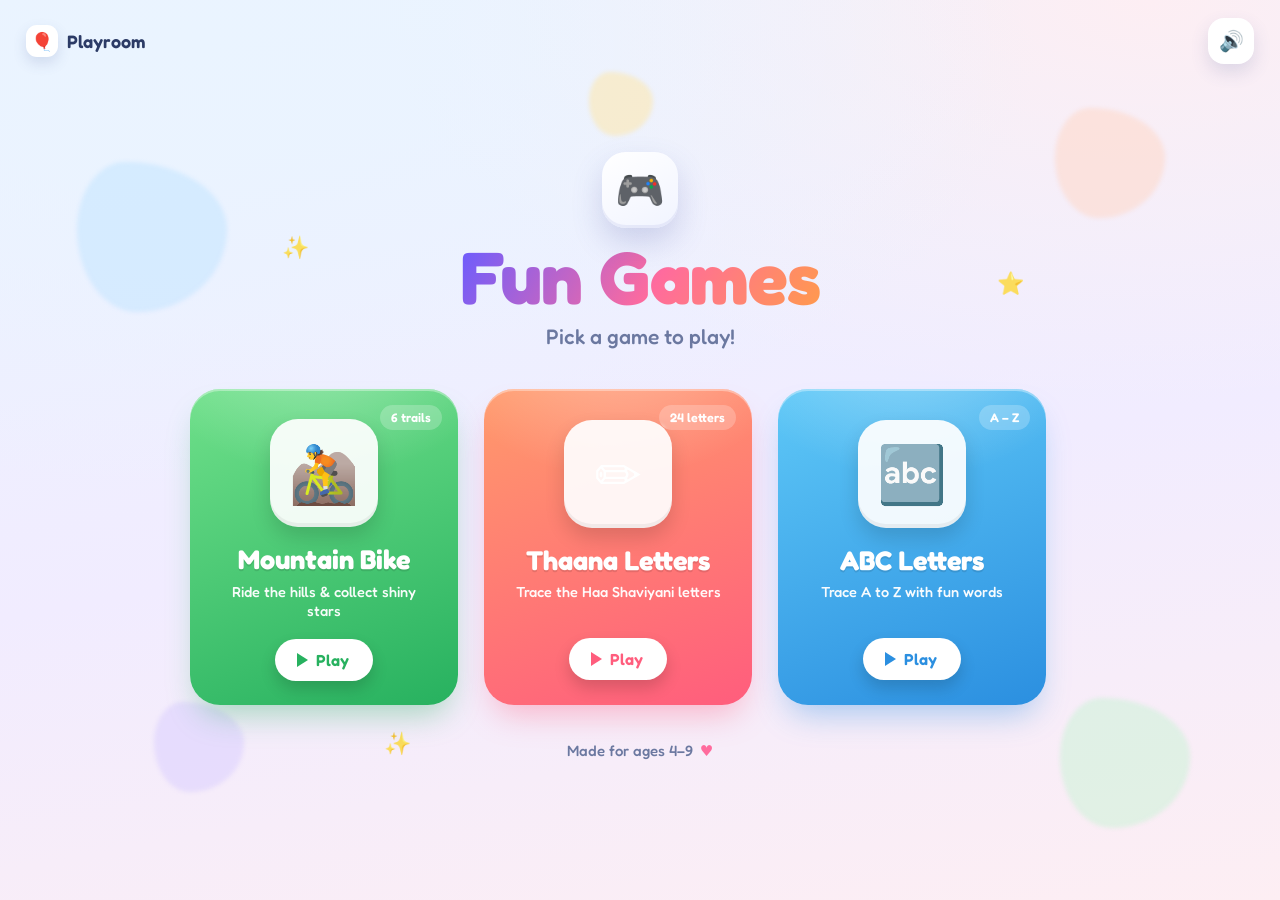
<file: index.html>
<!DOCTYPE html>
<html lang="en">
<head>
<meta charset="UTF-8" />
<meta name="viewport" content="width=device-width, initial-scale=1.0" />
<title>Fun Games</title>
<link rel="preconnect" href="https://fonts.googleapis.com" />
<link rel="preconnect" href="https://fonts.gstatic.com" crossorigin />
<link href="https://fonts.googleapis.com/css2?family=Fredoka:wght@400;500;600;700&family=Nunito:wght@600;700;800&display=swap" rel="stylesheet" />
<style>
  :root {
    --bg-1: #eaf4ff;
    --bg-2: #f1ecff;
    --bg-3: #fdeef3;
    --ink: #2c3b66;
    --ink-soft: #6b78a0;
    --card-radius: 30px;

    --green-1: #6fe08a;
    --green-2: #27b15f;
    --green-sh: rgba(39, 177, 95, 0.40);

    --coral-1: #ff9a6b;
    --coral-2: #ff5d7d;
    --coral-sh: rgba(255, 93, 125, 0.40);

    --blue-1: #5ec8f7;
    --blue-2: #2b8fe0;
    --blue-sh: rgba(43, 143, 224, 0.40);

    --font: 'Fredoka', system-ui, sans-serif;
  }

  * { box-sizing: border-box; margin: 0; padding: 0; }
  html, body { height: 100%; }

  body {
    font-family: var(--font);
    color: var(--ink);
    background:
      radial-gradient(120% 90% at 15% 5%, var(--bg-1) 0%, transparent 55%),
      radial-gradient(120% 90% at 90% 0%, var(--bg-3) 0%, transparent 50%),
      linear-gradient(170deg, var(--bg-1) 0%, var(--bg-2) 55%, var(--bg-3) 100%);
    min-height: 100%;
    overflow-x: hidden;
    -webkit-font-smoothing: antialiased;
  }

  /* ---------- floating decorative shapes ---------- */
  .decor { position: fixed; inset: 0; overflow: hidden; pointer-events: none; z-index: 0; }
  .blob {
    position: absolute;
    border-radius: 32% 68% 60% 40% / 45% 45% 55% 55%;
    opacity: 0.5;
    filter: blur(2px);
    animation: floaty 9s ease-in-out infinite;
  }
  .blob.b1 { width: 150px; height: 150px; left: 6%;  top: 18%; background: #bfe3ff; animation-delay: 0s; }
  .blob.b2 { width: 110px; height: 110px; right: 9%; top: 12%; background: #ffd6c4; animation-delay: 1.2s; }
  .blob.b3 { width: 90px;  height: 90px;  left: 12%; bottom: 12%; background: #d8ccff; animation-delay: 2.1s; }
  .blob.b4 { width: 130px; height: 130px; right: 7%; bottom: 8%;  background: #c7f3d4; animation-delay: 0.6s; }
  .blob.b5 { width: 64px;  height: 64px;  left: 46%; top: 8%;   background: #ffe6a3; animation-delay: 1.8s; }

  .sparkle { position: absolute; font-size: 22px; opacity: 0.8; animation: twinkle 4s ease-in-out infinite; }
  .sparkle.s1 { left: 22%; top: 26%; animation-delay: .2s; }
  .sparkle.s2 { right: 20%; top: 30%; animation-delay: 1.1s; }
  .sparkle.s3 { left: 30%; bottom: 16%; animation-delay: 2s; }
  .sparkle.s4 { right: 26%; bottom: 22%; animation-delay: .8s; }

  @keyframes floaty {
    0%,100% { transform: translateY(0) rotate(0deg); }
    50%     { transform: translateY(-22px) rotate(8deg); }
  }
  @keyframes twinkle {
    0%,100% { transform: scale(.7) rotate(-8deg); opacity: .35; }
    50%     { transform: scale(1.15) rotate(8deg); opacity: .9; }
  }

  /* ---------- layout ---------- */
  .stage {
    position: relative;
    z-index: 1;
    min-height: 100vh;
    display: flex;
    flex-direction: column;
    align-items: center;
    justify-content: center;
    padding: 40px 24px 28px;
  }

  /* ---------- top bar ---------- */
  .topbar {
    position: fixed;
    top: 0; left: 0; right: 0;
    z-index: 5;
    display: flex;
    align-items: center;
    justify-content: space-between;
    padding: 18px 26px;
    pointer-events: none;
  }
  .brand-mini {
    display: flex; align-items: center; gap: 9px;
    font-weight: 600; font-size: 18px; color: var(--ink);
    pointer-events: auto;
  }
  .brand-mini .dot {
    width: 32px; height: 32px; border-radius: 11px;
    display: grid; place-items: center; font-size: 18px;
    background: #fff;
    box-shadow: 0 6px 14px rgba(70,90,150,.16);
  }
  .icon-btn {
    pointer-events: auto;
    width: 46px; height: 46px;
    border: none; border-radius: 16px;
    background: #ffffff;
    color: var(--ink);
    font-size: 20px;
    cursor: pointer;
    display: grid; place-items: center;
    box-shadow: 0 8px 18px rgba(70,90,150,.16);
    transition: transform .18s ease, box-shadow .18s ease;
  }
  .icon-btn:hover { transform: translateY(-2px); box-shadow: 0 12px 22px rgba(70,90,150,.22); }
  .icon-btn:active { transform: translateY(1px) scale(.95); }

  /* ---------- hero ---------- */
  .hero { text-align: center; margin-bottom: 40px; }
  .hero .logo {
    display: inline-flex; align-items: center; gap: 16px;
    margin-bottom: 14px;
  }
  .hero .badge {
    width: 76px; height: 76px;
    border-radius: 24px;
    display: grid; place-items: center;
    font-size: 40px;
    background: linear-gradient(150deg, #fff, #f1f4ff);
    box-shadow: 0 14px 30px rgba(80,90,170,.22), inset 0 -3px 0 rgba(120,130,200,.12);
    animation: wiggle 5s ease-in-out infinite;
  }
  @keyframes wiggle {
    0%,92%,100% { transform: rotate(0deg); }
    94% { transform: rotate(-9deg); }
    96% { transform: rotate(7deg); }
    98% { transform: rotate(-4deg); }
  }
  .hero h1 {
    font-size: clamp(44px, 7vw, 74px);
    font-weight: 700;
    line-height: .95;
    letter-spacing: -1px;
    background: linear-gradient(120deg, #6a5cff, #ff6b9d 55%, #ff9a4d);
    -webkit-background-clip: text;
    background-clip: text;
    color: transparent;
  }
  .hero p {
    margin-top: 12px;
    font-size: clamp(17px, 2.2vw, 21px);
    font-weight: 500;
    color: var(--ink-soft);
  }

  /* ---------- card grid ---------- */
  .grid {
    display: grid;
    grid-template-columns: repeat(3, minmax(0, 268px));
    gap: 26px;
    width: 100%;
    max-width: 900px;
  }

  .card {
    position: relative;
    border-radius: var(--card-radius);
    padding: 26px 24px 24px;
    color: #fff;
    text-align: center;
    cursor: pointer;
    border: none;
    font-family: var(--font);
    overflow: hidden;
    isolation: isolate;
    background: linear-gradient(160deg, var(--c1), var(--c2));
    box-shadow: 0 18px 32px -10px var(--csh), inset 0 2px 0 rgba(255,255,255,.35);
    transition: transform .22s cubic-bezier(.34,1.56,.64,1), box-shadow .22s ease;
    will-change: transform;
  }
  .card::before {
    content: "";
    position: absolute; inset: 0;
    background: radial-gradient(120% 80% at 50% -20%, rgba(255,255,255,.35), transparent 60%);
    z-index: -1;
  }
  .card.green { --c1: var(--green-1); --c2: var(--green-2); --csh: var(--green-sh); }
  .card.coral { --c1: var(--coral-1); --c2: var(--coral-2); --csh: var(--coral-sh); }
  .card.blue  { --c1: var(--blue-1);  --c2: var(--blue-2);  --csh: var(--blue-sh); }

  .card:hover { transform: translateY(-10px) scale(1.025); box-shadow: 0 30px 46px -12px var(--csh), inset 0 2px 0 rgba(255,255,255,.4); }
  .card:active { transform: translateY(-2px) scale(.99); }
  .card:focus-visible { outline: 4px solid rgba(255,255,255,.85); outline-offset: 3px; }

  .card .tile {
    width: 108px; height: 108px;
    margin: 4px auto 18px;
    border-radius: 28px;
    display: grid; place-items: center;
    font-size: 56px;
    background: rgba(255,255,255,.92);
    box-shadow: 0 10px 20px rgba(0,0,0,.14), inset 0 -4px 0 rgba(0,0,0,.05);
  }
  .card .tile span { display: block; animation: bob 3.2s ease-in-out infinite; }
  .card:nth-child(2) .tile span { animation-delay: .4s; }
  .card:nth-child(3) .tile span { animation-delay: .8s; }
  @keyframes bob {
    0%,100% { transform: translateY(0) rotate(-2deg); }
    50%     { transform: translateY(-7px) rotate(3deg); }
  }

  .card h2 {
    font-size: 27px;
    font-weight: 700;
    line-height: 1.06;
    margin-bottom: 8px;
    text-shadow: 0 2px 0 rgba(0,0,0,.10);
  }
  .card .desc {
    font-size: 14.5px;
    font-weight: 500;
    line-height: 1.35;
    opacity: .96;
    min-height: 38px;
    margin-bottom: 18px;
  }
  .play {
    display: inline-flex; align-items: center; gap: 8px;
    padding: 11px 24px 11px 22px;
    border-radius: 999px;
    font-size: 16px; font-weight: 600;
    color: var(--c2);
    background: #fff;
    box-shadow: 0 8px 16px rgba(0,0,0,.16);
    transition: gap .2s ease, transform .2s ease;
  }
  .card:hover .play { gap: 12px; }
  .play .tri {
    width: 0; height: 0;
    border-left: 11px solid currentColor;
    border-top: 7px solid transparent;
    border-bottom: 7px solid transparent;
  }

  /* tiny corner accent */
  .card .meta {
    position: absolute; top: 16px; right: 16px;
    font-size: 12.5px; font-weight: 600;
    padding: 5px 11px; border-radius: 999px;
    background: rgba(255,255,255,.22);
    backdrop-filter: blur(2px);
  }

  /* ---------- footer ---------- */
  .foot {
    margin-top: 36px;
    font-size: 15px; font-weight: 500;
    color: var(--ink-soft);
    display: flex; align-items: center; gap: 7px;
  }
  .foot .heart { color: #ff6b9d; animation: beat 1.6s ease-in-out infinite; }
  @keyframes beat { 0%,100%{transform:scale(1)} 15%{transform:scale(1.25)} 30%{transform:scale(1)} }

  /* ---------- entrance (pure CSS, always ends visible) ---------- */
  .reveal { animation: rise .7s cubic-bezier(.22,1,.36,1) both; }
  .hero.reveal { animation-delay: 0s; }
  .grid > .card:nth-child(1) { animation-delay: .12s; }
  .grid > .card:nth-child(2) { animation-delay: .22s; }
  .grid > .card:nth-child(3) { animation-delay: .32s; }
  .foot { animation: rise .7s cubic-bezier(.22,1,.36,1) .42s both; }
  @keyframes rise {
    from { opacity: 0; transform: translateY(26px) scale(.96); }
    to   { opacity: 1; transform: translateY(0) scale(1); }
  }

  @media (prefers-reduced-motion: reduce) {
    * { animation: none !important; transition: none !important; }
    .reveal, .foot, .hero { opacity: 1 !important; transform: none !important; }
  }

  /* ---------- launch overlay ---------- */
  .launch {
    position: fixed; inset: 0; z-index: 50;
    display: flex; flex-direction: column;
    align-items: center; justify-content: center;
    gap: 22px;
    opacity: 0; pointer-events: none;
    transition: opacity .35s ease;
    background: linear-gradient(160deg, var(--lc1, #6a5cff), var(--lc2, #ff6b9d));
    color: #fff;
  }
  .launch.show { opacity: 1; pointer-events: auto; }
  .launch .l-tile {
    width: 150px; height: 150px; border-radius: 38px;
    background: rgba(255,255,255,.95);
    display: grid; place-items: center; font-size: 80px;
    box-shadow: 0 24px 50px rgba(0,0,0,.25);
    animation: pop .5s cubic-bezier(.34,1.56,.64,1), bob 2.6s ease-in-out .5s infinite;
  }
  @keyframes pop { from { transform: scale(.2); opacity: 0; } to { transform: scale(1); opacity: 1; } }
  .launch h3 { font-size: 34px; font-weight: 700; }
  .launch .loader {
    width: 190px; height: 12px; border-radius: 999px;
    background: rgba(255,255,255,.3); overflow: hidden;
  }
  .launch .loader i {
    display: block; height: 100%; width: 0;
    border-radius: 999px; background: #fff;
  }
  .launch.show .loader i { animation: fill 1.5s ease forwards; }
  @keyframes fill { to { width: 100%; } }
  .launch .home-back {
    margin-top: 6px;
    border: none; cursor: pointer;
    font-family: var(--font); font-weight: 600; font-size: 15px;
    color: #fff; background: rgba(255,255,255,.2);
    padding: 11px 22px; border-radius: 999px;
    transition: background .2s ease, transform .2s ease;
  }
  .launch .home-back:hover { background: rgba(255,255,255,.32); transform: translateY(-2px); }

  @media (max-width: 760px) {
    .grid { grid-template-columns: minmax(0, 320px); max-width: 320px; }
    .stage { padding-top: 84px; }
  }
</style>
</head>
<body>
  <div class="decor" aria-hidden="true">
    <span class="blob b1"></span>
    <span class="blob b2"></span>
    <span class="blob b3"></span>
    <span class="blob b4"></span>
    <span class="blob b5"></span>
    <span class="sparkle s1">✨</span>
    <span class="sparkle s2">⭐</span>
    <span class="sparkle s3">✨</span>
    <span class="sparkle s4">⭐</span>
  </div>

  <header class="topbar">
    <div class="brand-mini"><span class="dot">🎈</span> Playroom</div>
    <button class="icon-btn" id="soundBtn" title="Sound" aria-label="Toggle sound">🔊</button>
  </header>

  <main class="stage" id="stage">
    <section class="hero reveal">
      <div class="logo">
        <span class="badge">🎮</span>
      </div>
      <h1>Fun Games</h1>
      <p>Pick a game to play!</p>
    </section>

    <div class="grid">
      <button class="card green reveal" data-href="bike.html" data-emoji="🚵" data-name="Mountain Bike" data-c1="#6fe08a" data-c2="#27b15f">
        <span class="meta">6 trails</span>
        <div class="tile"><span>🚵</span></div>
        <h2>Mountain Bike</h2>
        <p class="desc">Ride the hills &amp; collect shiny stars</p>
        <span class="play"><span class="tri"></span> Play</span>
      </button>

      <button class="card coral reveal" data-href="thaana.html" data-emoji="✏️" data-name="Thaana Letters" data-c1="#ff9a6b" data-c2="#ff5d7d">
        <span class="meta">24 letters</span>
        <div class="tile"><span>✏️</span></div>
        <h2>Thaana Letters</h2>
        <p class="desc">Trace the Haa Shaviyani letters</p>
        <span class="play"><span class="tri"></span> Play</span>
      </button>

      <button class="card blue reveal" data-href="abc.html" data-emoji="🔤" data-name="ABC Letters" data-c1="#5ec8f7" data-c2="#2b8fe0">
        <span class="meta">A – Z</span>
        <div class="tile"><span>🔤</span></div>
        <h2>ABC Letters</h2>
        <p class="desc">Trace A to Z with fun words</p>
        <span class="play"><span class="tri"></span> Play</span>
      </button>
    </div>

    <div class="foot">Made for ages 4–9 <span class="heart">♥</span></div>
  </main>

  <!-- launch transition -->
  <div class="launch" id="launch">
    <div class="l-tile" id="launchTile">🚵</div>
    <h3 id="launchText">Let's go!</h3>
    <div class="loader"><i></i></div>
    <button class="home-back" id="launchBack">← Back to games</button>
  </div>

  <script>
    // sound toggle (remembered; the games keep their own in-game sound setting)
    const soundBtn = document.getElementById('soundBtn');
    let soundOn = localStorage.getItem('playroom_sound') !== 'off';
    soundBtn.textContent = soundOn ? '🔊' : '🔇';
    soundBtn.addEventListener('click', () => {
      soundOn = !soundOn;
      localStorage.setItem('playroom_sound', soundOn ? 'on' : 'off');
      soundBtn.textContent = soundOn ? '🔊' : '🔇';
      pop(soundBtn);
    });
    function pop(el) {
      el.animate(
        [{ transform: 'scale(1)' }, { transform: 'scale(.85)' }, { transform: 'scale(1)' }],
        { duration: 220, easing: 'ease-out' }
      );
    }

    // themed launch transition, then navigate to the game page
    const launch = document.getElementById('launch');
    const launchTile = document.getElementById('launchTile');
    const launchText = document.getElementById('launchText');
    let launchTimer = null, target = null;

    document.querySelectorAll('.card').forEach(card => {
      card.addEventListener('click', () => {
        target = card.dataset.href;
        launchTile.textContent = card.dataset.emoji;
        launchText.textContent = 'Starting ' + card.dataset.name + '…';
        launch.style.setProperty('--lc1', card.dataset.c1);
        launch.style.setProperty('--lc2', card.dataset.c2);
        launch.classList.add('show');
        clearTimeout(launchTimer);
        launchTimer = setTimeout(() => { if (target) window.location.href = target; }, 1050);
      });
    });

    document.getElementById('launchBack').addEventListener('click', () => {
      clearTimeout(launchTimer);
      target = null;
      launch.classList.remove('show');
    });
  </script>
</body>
</html>
</file>
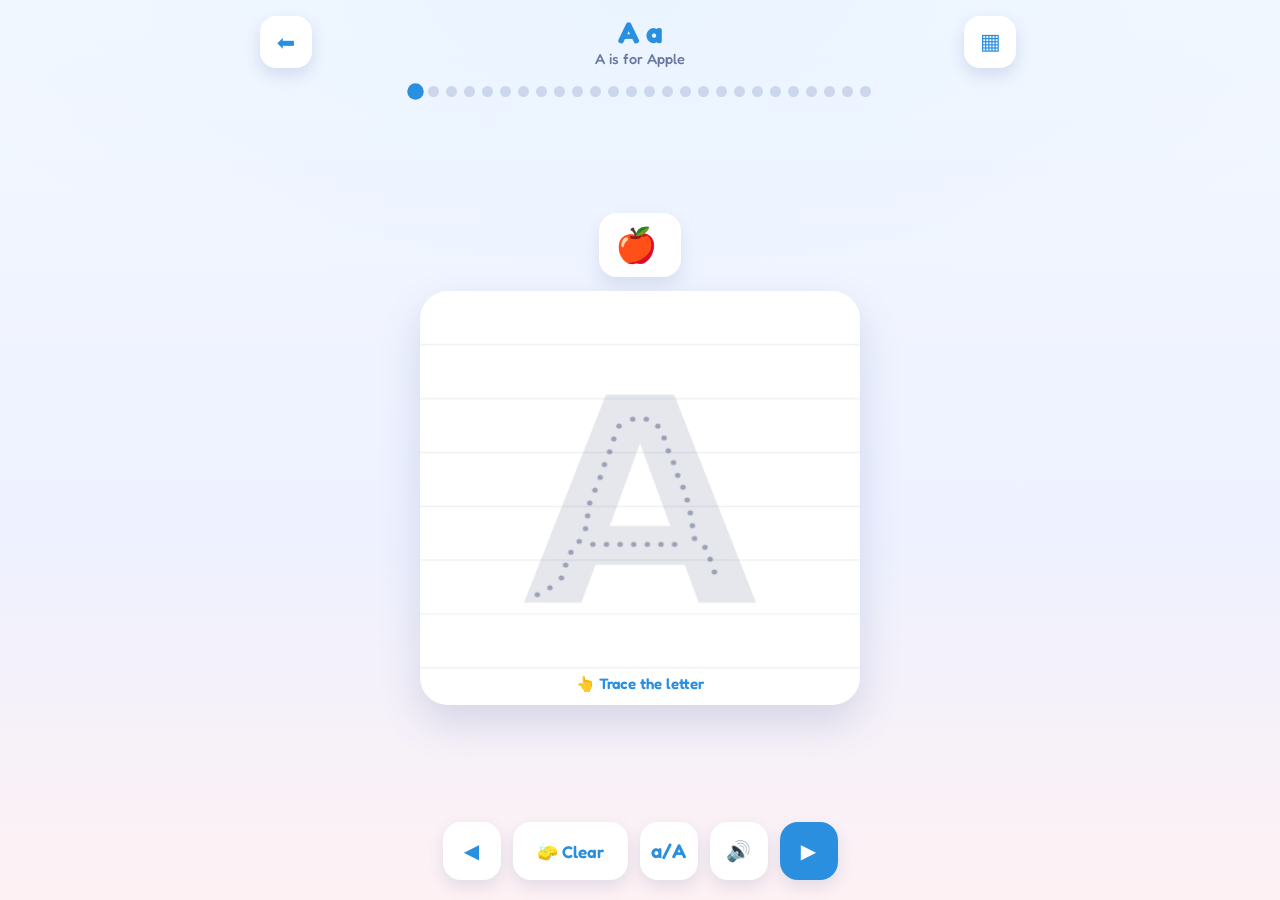
<file: abc.html>
<!DOCTYPE html>
<html lang="en">
<head>
  <meta charset="UTF-8" />
  <meta name="viewport" content="width=device-width, initial-scale=1.0, maximum-scale=1.0, user-scalable=no" />
  <title>🔤 ABC Tracing</title>
  <link rel="preconnect" href="https://fonts.googleapis.com" />
  <link rel="preconnect" href="https://fonts.gstatic.com" crossorigin />
  <link href="https://fonts.googleapis.com/css2?family=Fredoka:wght@400;500;600;700&family=Baloo+2:wght@600;800&display=swap" rel="stylesheet">
  <link rel="stylesheet" href="css/abc.css?v=3" />
</head>
<body>
  <div id="app">
    <header>
      <a class="top-btn" href="index.html" title="All games">⬅</a>
      <div class="title-wrap">
        <div class="letter-name" id="letterName">A</div>
        <div class="letter-sub" id="letterSub">A is for Apple</div>
      </div>
      <button class="top-btn" id="btnGrid" title="Pick a letter">▦</button>
    </header>

    <div id="progressBar"></div>

    <main>
      <div class="word-badge"><span class="emoji" id="wordEmoji">🍎</span><span id="wordText">Apple</span></div>
      <div class="canvas-box">
        <canvas id="trace" width="420" height="420"></canvas>
        <div class="hint" id="hint">👆 Trace the letter</div>
      </div>
    </main>

    <div id="controls">
      <button class="ctrl-btn" id="btnPrev">◀</button>
      <button class="ctrl-btn" id="btnClear">🧽 Clear</button>
      <button class="ctrl-btn" id="btnCase">a/A</button>
      <button class="ctrl-btn" id="btnSound">🔊</button>
      <button class="ctrl-btn" id="btnNext">▶</button>
    </div>

    <div id="success" class="overlay hidden">
      <div class="success-card">
        <div class="success-stars">⭐⭐⭐</div>
        <div class="success-letter" id="successLetter">A</div>
        <h2 id="successText">Great job!</h2>
        <div class="success-buttons">
          <button class="ctrl-btn wide" id="btnAgain">🔄 Again</button>
          <button class="ctrl-btn wide go" id="btnNext2">Next ▶</button>
        </div>
      </div>
    </div>

    <div id="picker" class="overlay hidden">
      <div class="picker-card">
        <h2>Pick a Letter</h2>
        <div id="pickerGrid" class="picker-grid"></div>
        <button class="ctrl-btn wide" id="btnClosePicker">Close</button>
      </div>
    </div>
  </div>

  <script src="js/abc.js?v=7"></script>
</body>
</html>
</file>
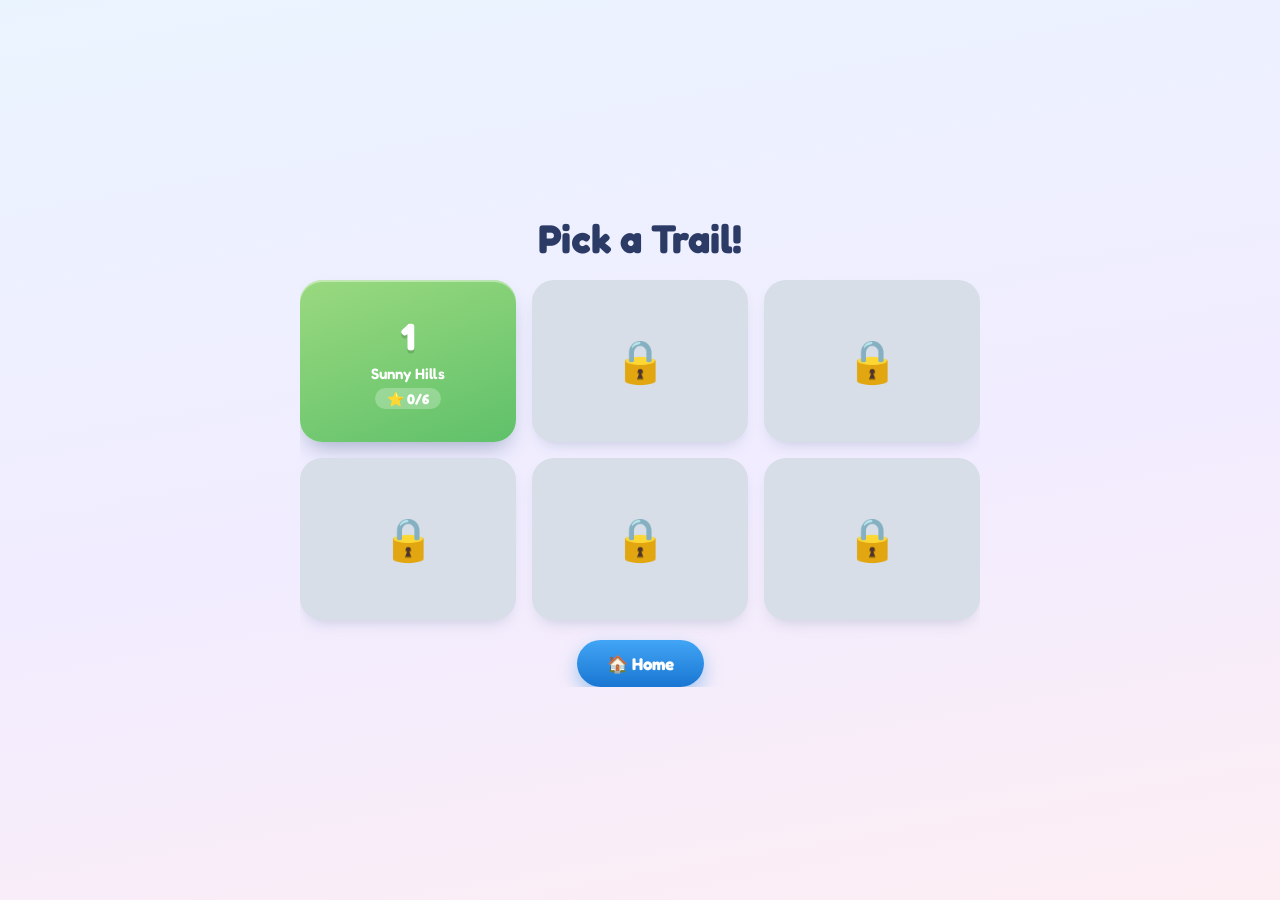
<file: bike.html>
<!DOCTYPE html>
<html lang="en">
<head>
<meta charset="UTF-8" />
<meta name="viewport" content="width=device-width, initial-scale=1.0, maximum-scale=1.0, user-scalable=no" />
<title>🚵 Mountain Bike</title>
<link rel="preconnect" href="https://fonts.googleapis.com" />
<link rel="preconnect" href="https://fonts.gstatic.com" crossorigin />
<link href="https://fonts.googleapis.com/css2?family=Fredoka:wght@400;500;600;700&display=swap" rel="stylesheet" />
<style>
  :root { --font: 'Fredoka', "Comic Sans MS", system-ui, sans-serif; }
  * { box-sizing: border-box; margin: 0; padding: 0; -webkit-tap-highlight-color: transparent; }
  html, body { height: 100%; width: 100%; overflow: hidden; font-family: var(--font); user-select: none; touch-action: none; }

  #screen-bike {
    position: fixed; inset: 0; z-index: 20; overflow: hidden;
    background: linear-gradient(180deg, #aee4ff 0%, #cfeeff 55%, #e8f7ff 100%);
  }
  #screen-bike .sun {
    position: absolute; top: 5%; right: 6%; width: 84px; height: 84px; border-radius: 50%;
    background: radial-gradient(circle at 40% 40%, #fff3b0, #ffd84d);
    box-shadow: 0 0 50px rgba(255,216,77,.7); animation: floaty 6s ease-in-out infinite;
  }
  #screen-bike .cloud {
    position: absolute; background: #fff; border-radius: 50px; opacity: .92;
    box-shadow: 0 8px 18px rgba(120,160,200,.18); animation: drift linear infinite;
  }
  #screen-bike .cloud::before, #screen-bike .cloud::after { content: ""; position: absolute; background: #fff; border-radius: 50%; }
  #screen-bike .cloud::before { width: 55%; height: 130%; left: 12%; top: -55%; }
  #screen-bike .cloud::after  { width: 42%; height: 110%; right: 14%; top: -38%; }
  @keyframes drift { from { transform: translateX(0); } to { transform: translateX(-120vw); } }
  @keyframes floaty { 0%,100% { transform: translateY(0) rotate(0deg); } 50% { transform: translateY(-22px) rotate(8deg); } }
  @keyframes bob { 0%,100% { transform: translateY(0) rotate(-2deg); } 50% { transform: translateY(-7px) rotate(3deg); } }
  @keyframes fadein { from { opacity: 0; } to { opacity: 1; } }

  .b-world { position: absolute; left: 0; bottom: 0; height: 100%; will-change: transform; }
  .b-world svg { position: absolute; left: 0; bottom: 0; }
  .b-star { position: absolute; font-size: 30px; transform: translate(-50%,-50%); transition: transform .2s ease, opacity .2s ease; }
  .b-star.got { transform: translate(-50%,-180%) scale(1.6); opacity: 0; }
  .b-flower { position: absolute; font-size: 22px; transform: translate(-50%,-50%); }
  .b-bike { position: absolute; font-size: 58px; transform: translate(-50%,-100%); transition: none; z-index: 3; will-change: transform; }

  .b-hud { position: absolute; top: 16px; left: 0; right: 0; z-index: 5; display: flex; align-items: center; justify-content: center; pointer-events: none; }
  .b-count {
    display: flex; align-items: center; gap: 8px; white-space: nowrap;
    background: rgba(44,59,102,.55); color: #fff; font-weight: 700; font-size: 22px;
    padding: 8px 20px; border-radius: 999px; font-family: var(--font);
  }
  .b-corner { position: absolute; top: 16px; z-index: 6; }
  .b-corner.left { left: 16px; } .b-corner.right { right: 16px; }
  .b-iconbtn {
    width: 50px; height: 50px; border: none; border-radius: 15px; cursor: pointer;
    background: rgba(255,255,255,.92); font-size: 22px; display: grid; place-items: center;
    box-shadow: 0 6px 14px rgba(40,70,110,.2); transition: transform .16s ease;
  }
  .b-iconbtn:active { transform: scale(.9); }
  .b-go {
    position: absolute; bottom: 30px; right: 30px; z-index: 6;
    width: 110px; height: 110px; border-radius: 50%; border: 5px solid #fff; cursor: pointer;
    background: radial-gradient(circle at 40% 35%, #7be38f, #27b15f);
    color: #fff; font-family: var(--font); font-weight: 700; font-size: 26px;
    box-shadow: 0 12px 26px rgba(39,177,95,.5); transition: transform .12s ease;
    display: grid; place-items: center; user-select: none; touch-action: none;
  }
  .b-go:active { transform: scale(.92); }
  .b-jump {
    position: absolute; bottom: 30px; left: 30px; z-index: 6;
    width: 96px; height: 96px; border-radius: 50%; border: 5px solid #fff; cursor: pointer;
    background: radial-gradient(circle at 40% 35%, #ffc06b, #fb8c00);
    color: #fff; font-family: var(--font); font-weight: 700; font-size: 18px; line-height: 1.05;
    box-shadow: 0 12px 26px rgba(251,140,0,.45);
    display: grid; place-items: center; transition: transform .12s ease; touch-action: none; user-select: none;
  }
  .b-jump:active { transform: scale(.92); }
  .b-win {
    position: absolute; inset: 0; z-index: 8; display: none;
    align-items: center; justify-content: center; flex-direction: column; gap: 14px;
    background: rgba(44,59,102,.5); backdrop-filter: blur(3px); color: #fff; text-align: center;
  }
  .b-win.show { display: flex; animation: fadein .25s ease; }
  .b-win .big { font-size: 64px; animation: bob 1.6s ease-in-out infinite; }
  .b-win h3 { font-size: 38px; font-weight: 700; }
  .b-win p { font-size: 19px; font-weight: 500; opacity: .95; }
  .b-win .row { display: flex; gap: 12px; margin-top: 6px; flex-wrap: wrap; justify-content: center; }
  .b-wbtn { border: none; cursor: pointer; font-family: var(--font); font-weight: 700; font-size: 16px; padding: 13px 22px; border-radius: 999px; box-shadow: 0 8px 18px rgba(0,0,0,.2); background: #fff; color: #2c3b66; }
  .b-wbtn.ghost { background: rgba(255,255,255,.22); color: #fff; }
  .b-wbtn.go { background: linear-gradient(#7be38f, #27b15f); color: #fff; }
  .b-wbtn:active { transform: scale(.94); }

  /* ---- level select ---- */
  .b-select { position: absolute; inset: 0; z-index: 9; display: none; align-items: center; justify-content: center; padding: 20px;
    background: linear-gradient(170deg, #eaf4ff 0%, #f1ecff 55%, #fdeef3 100%); }
  .b-select.show { display: flex; animation: fadein .2s ease; }
  .b-sel-card { width: min(680px, 96vw); max-height: 92vh; overflow-y: auto; text-align: center; }
  .b-sel-card h3 { font-size: clamp(26px, 6vw, 40px); font-weight: 700; color: #2c3b66; margin-bottom: 18px; }
  .b-sel-grid { display: grid; grid-template-columns: repeat(3, 1fr); gap: 16px; }
  @media (max-width: 520px) { .b-sel-grid { grid-template-columns: repeat(2, 1fr); } }
  .b-sel-item {
    position: relative; aspect-ratio: 4/3; border: none; border-radius: 22px; cursor: pointer;
    color: #fff; font-family: var(--font); display: flex; flex-direction: column; align-items: center; justify-content: center; gap: 5px;
    box-shadow: 0 12px 22px -8px rgba(40,70,110,.4), inset 0 2px 0 rgba(255,255,255,.4);
    transition: transform .14s ease;
  }
  .b-sel-item:active { transform: scale(.95); }
  .b-sel-item .num { font-size: clamp(26px, 7vw, 38px); font-weight: 700; text-shadow: 0 3px 0 rgba(0,0,0,.15); }
  .b-sel-item .nm { font-size: clamp(12px, 3vw, 15px); font-weight: 600; }
  .b-sel-item .st { font-size: clamp(11px, 2.8vw, 14px); font-weight: 700; background: rgba(255,255,255,.25); padding: 2px 12px; border-radius: 999px; }
  .b-sel-item.locked { background: #d7dee8; color: #9aa6bd; cursor: not-allowed; box-shadow: 0 8px 16px -8px rgba(40,70,110,.25); }
  .b-sel-item.locked .lock { font-size: clamp(28px, 8vw, 42px); }
  .b-sel-home { margin-top: 20px; border: none; cursor: pointer; font-family: var(--font); font-weight: 700; font-size: 17px;
    color: #fff; background: linear-gradient(#42a5f5, #1976d2); padding: 13px 30px; border-radius: 999px; box-shadow: 0 8px 18px rgba(43,143,224,.4); }
  .b-sel-home:active { transform: scale(.95); }
</style>
</head>
<body data-screen="bike">
  <section id="screen-bike"></section>

  <script src="js/bike.js?v=9"></script>
  <script>
    // standalone wiring: the dashboard is the "home"
    window.goHome = function () { if (window.stopBike) window.stopBike(); window.location.href = 'index.html'; };
    window.startBike();
  </script>
</body>
</html>
</file>
<file: css/abc.css>
/* ABC trace screen — matches the "Fun Games" design system (blue accent) */
* { margin: 0; padding: 0; box-sizing: border-box; -webkit-tap-highlight-color: transparent; }
:root {
  --ink: #2c3b66; --ink-soft: #6b78a0;
  --accent: #2b8fe0; --accent-soft: #e3f2ff;
  --font: 'Fredoka', "Comic Sans MS", system-ui, sans-serif;
}
html, body {
  width: 100%; height: 100%; overflow: hidden;
  font-family: var(--font); color: var(--ink); user-select: none; touch-action: none;
  background:
    radial-gradient(100% 60% at 50% 0%, #eaf4ff 0%, transparent 60%),
    linear-gradient(180deg, #f3f8ff 0%, #eef1ff 60%, #fef1f4 100%);
}
.hidden { display: none !important; }

#app { width: 100vw; height: 100vh; display: flex; flex-direction: column; align-items: center; padding: 16px 18px 20px; gap: 4px; }

/* ---- top bar ---- */
header { width: 100%; max-width: 760px; display: grid; grid-template-columns: 56px 1fr 56px; align-items: center; gap: 12px; }
.title-wrap { text-align: center; }
.letter-name { font-size: 30px; font-weight: 700; color: var(--accent); line-height: 1; }
.letter-sub { font-size: 14.5px; font-weight: 500; color: var(--ink-soft); margin-top: 3px; }
.top-btn {
  width: 52px; height: 52px; border: none; border-radius: 16px;
  background: #fff; color: var(--accent); font-size: 22px; cursor: pointer;
  display: grid; place-items: center; text-decoration: none;
  box-shadow: 0 7px 16px rgba(70,90,150,.16); transition: transform .16s ease, box-shadow .16s ease;
}
.top-btn:hover { transform: translateY(-2px); }
.top-btn:active { transform: scale(.92); }

/* ---- progress dots ---- */
#progressBar { display: flex; gap: 7px; flex-wrap: wrap; justify-content: center; max-width: 720px; margin: 14px auto 4px; }
.dot { width: 11px; height: 11px; border-radius: 50%; background: #ccd6ec; transition: transform .2s ease, background .2s ease; }
.dot.done { background: #ffc23c; }
.dot.current { background: var(--accent); transform: scale(1.5); }

/* ---- stage ---- */
main { flex: 1; width: 100%; display: flex; flex-direction: column; align-items: center; justify-content: center; gap: 14px; min-height: 0; }
.word-badge {
  display: inline-flex; align-items: center; justify-content: center; gap: 8px;
  min-width: 64px; height: 64px; padding: 0 16px; border-radius: 18px; background: #fff;
  font-size: 30px; font-weight: 600; color: var(--accent);
  box-shadow: 0 8px 18px rgba(70,90,150,.14);
}
.word-badge .emoji { font-size: 34px; }
.word-badge #wordText { font-size: 20px; }

.canvas-box {
  position: relative; width: min(440px, 90vw); aspect-ratio: 1/1; max-height: 46vh;
  border-radius: 28px; background: #fff; overflow: hidden;
  box-shadow: 0 18px 40px rgba(70,90,150,.18), inset 0 0 0 1px rgba(70,90,150,.05); touch-action: none;
}
#trace { position: absolute; inset: 0; width: 100%; height: 100%; display: block; touch-action: none; }
.hint {
  position: absolute; left: 0; right: 0; bottom: 12px; text-align: center;
  font-size: 15px; font-weight: 600; color: var(--accent); pointer-events: none; transition: opacity .3s ease;
}

/* ---- controls ---- */
#controls { display: flex; align-items: center; gap: 12px; flex-wrap: wrap; justify-content: center; margin-top: 6px; }
.ctrl-btn {
  border: none; cursor: pointer; font-family: var(--font); font-weight: 600;
  background: #fff; color: var(--accent); border-radius: 18px;
  box-shadow: 0 7px 16px rgba(70,90,150,.14); transition: transform .16s ease, box-shadow .16s ease;
  display: inline-flex; align-items: center; gap: 8px;
  width: 58px; height: 58px; justify-content: center; font-size: 20px; padding: 0;
}
#btnClear { width: auto; padding: 0 24px; font-size: 17px; }
#btnNext { background: var(--accent); color: #fff; }
.ctrl-btn:hover { transform: translateY(-2px); }
.ctrl-btn:active { transform: scale(.94); }

/* ---- overlays ---- */
.overlay { position: fixed; inset: 0; z-index: 30; display: flex; align-items: center; justify-content: center; padding: 20px; background: rgba(44,59,102,.45); backdrop-filter: blur(3px); }
.success-card, .picker-card {
  background: #fff; color: var(--accent); border-radius: 28px; padding: 26px 24px; text-align: center;
  box-shadow: 0 30px 60px rgba(20,30,70,.35); max-width: 94vw; max-height: 90vh; overflow-y: auto;
  animation: popcard .3s cubic-bezier(.34,1.56,.64,1);
}
@keyframes popcard { from { transform: scale(.85); opacity: 0; } to { transform: scale(1); opacity: 1; } }
.success-stars { font-size: clamp(40px, 12vw, 64px); letter-spacing: 6px; animation: pop .5s ease; }
@keyframes pop { 0% { transform: scale(0); } 70% { transform: scale(1.2); } 100% { transform: scale(1); } }
.success-letter { font-family: var(--font); font-size: clamp(60px, 18vw, 110px); color: var(--accent); line-height: 1; font-weight: 700; }
.success-card h2 { font-size: clamp(22px, 6vw, 32px); margin: 6px 0 14px; color: var(--ink); }
.success-buttons { display: flex; gap: 10px; justify-content: center; }
.success-buttons .ctrl-btn { width: auto; padding: 0 24px; height: 52px; color: #fff; background: var(--accent); }
.success-buttons .ctrl-btn.go { background: linear-gradient(#66bb6a, #43a047); }

.picker-card h2 { color: var(--accent); margin-bottom: 16px; font-size: 24px; text-align: center; }
.picker-grid { display: grid; grid-template-columns: repeat(6, 1fr); gap: 10px; width: min(560px, 84vw); margin-bottom: 14px; }
@media (max-width: 480px) { .picker-grid { grid-template-columns: repeat(5, 1fr); } }
.picker-cell {
  position: relative; aspect-ratio: 1/1; border: 2px solid #e6ecf7; border-radius: 16px;
  background: #f7faff; cursor: pointer; font-family: var(--font);
  font-size: 26px; font-weight: 700; color: var(--accent); display: grid; place-items: center;
  transition: transform .14s ease, border-color .14s ease, background .14s ease;
}
.picker-cell:hover { transform: translateY(-2px) scale(1.04); border-color: var(--accent); }
.picker-cell.done { background: #eafaf0; border-color: #b7e8c8; }
.picker-cell .check { position: absolute; top: 4px; right: 6px; font-size: 13px; color: #36c06b; }
.picker-cell.current { border-color: var(--accent); box-shadow: 0 0 0 3px rgba(43,143,224,.2); }
.picker-card .ctrl-btn { display: block; margin: 4px auto 0; width: auto; padding: 0 30px; height: 50px; color: #fff; background: var(--accent); border-radius: 999px; }
</file>
